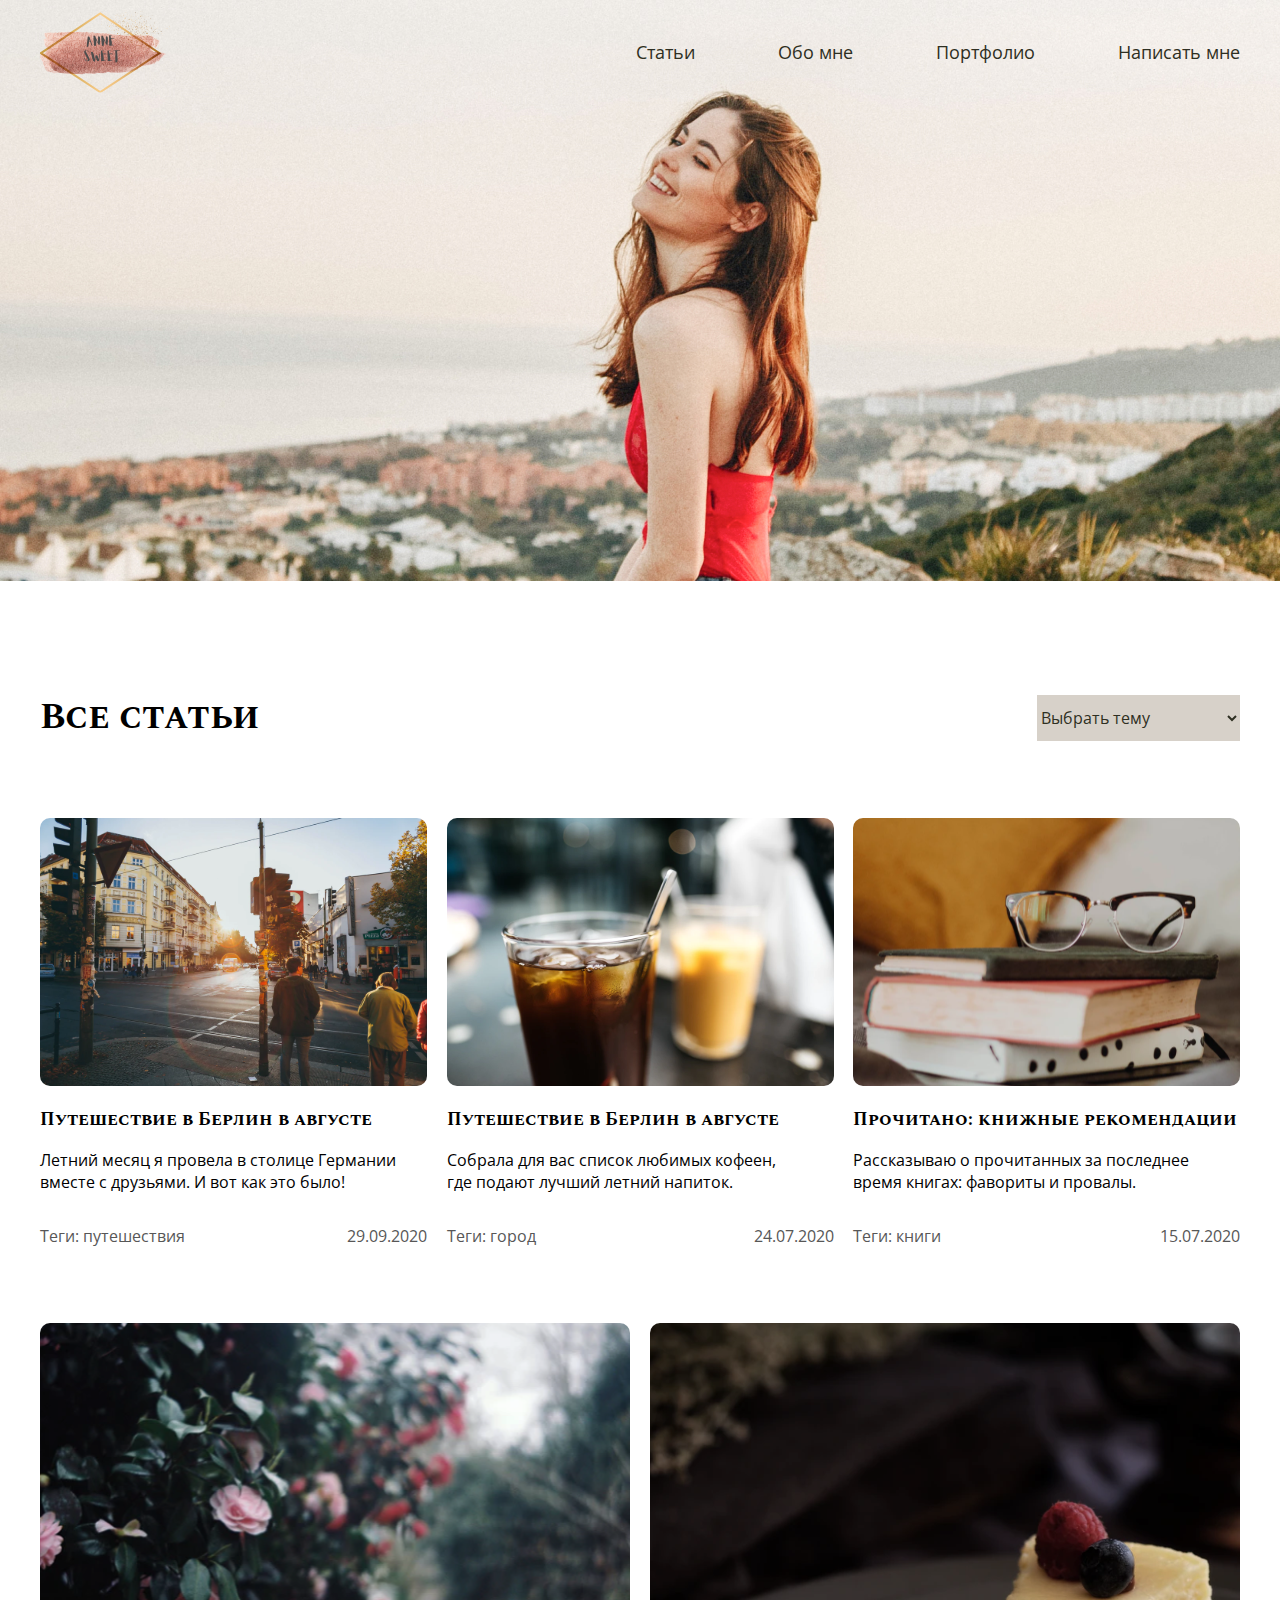
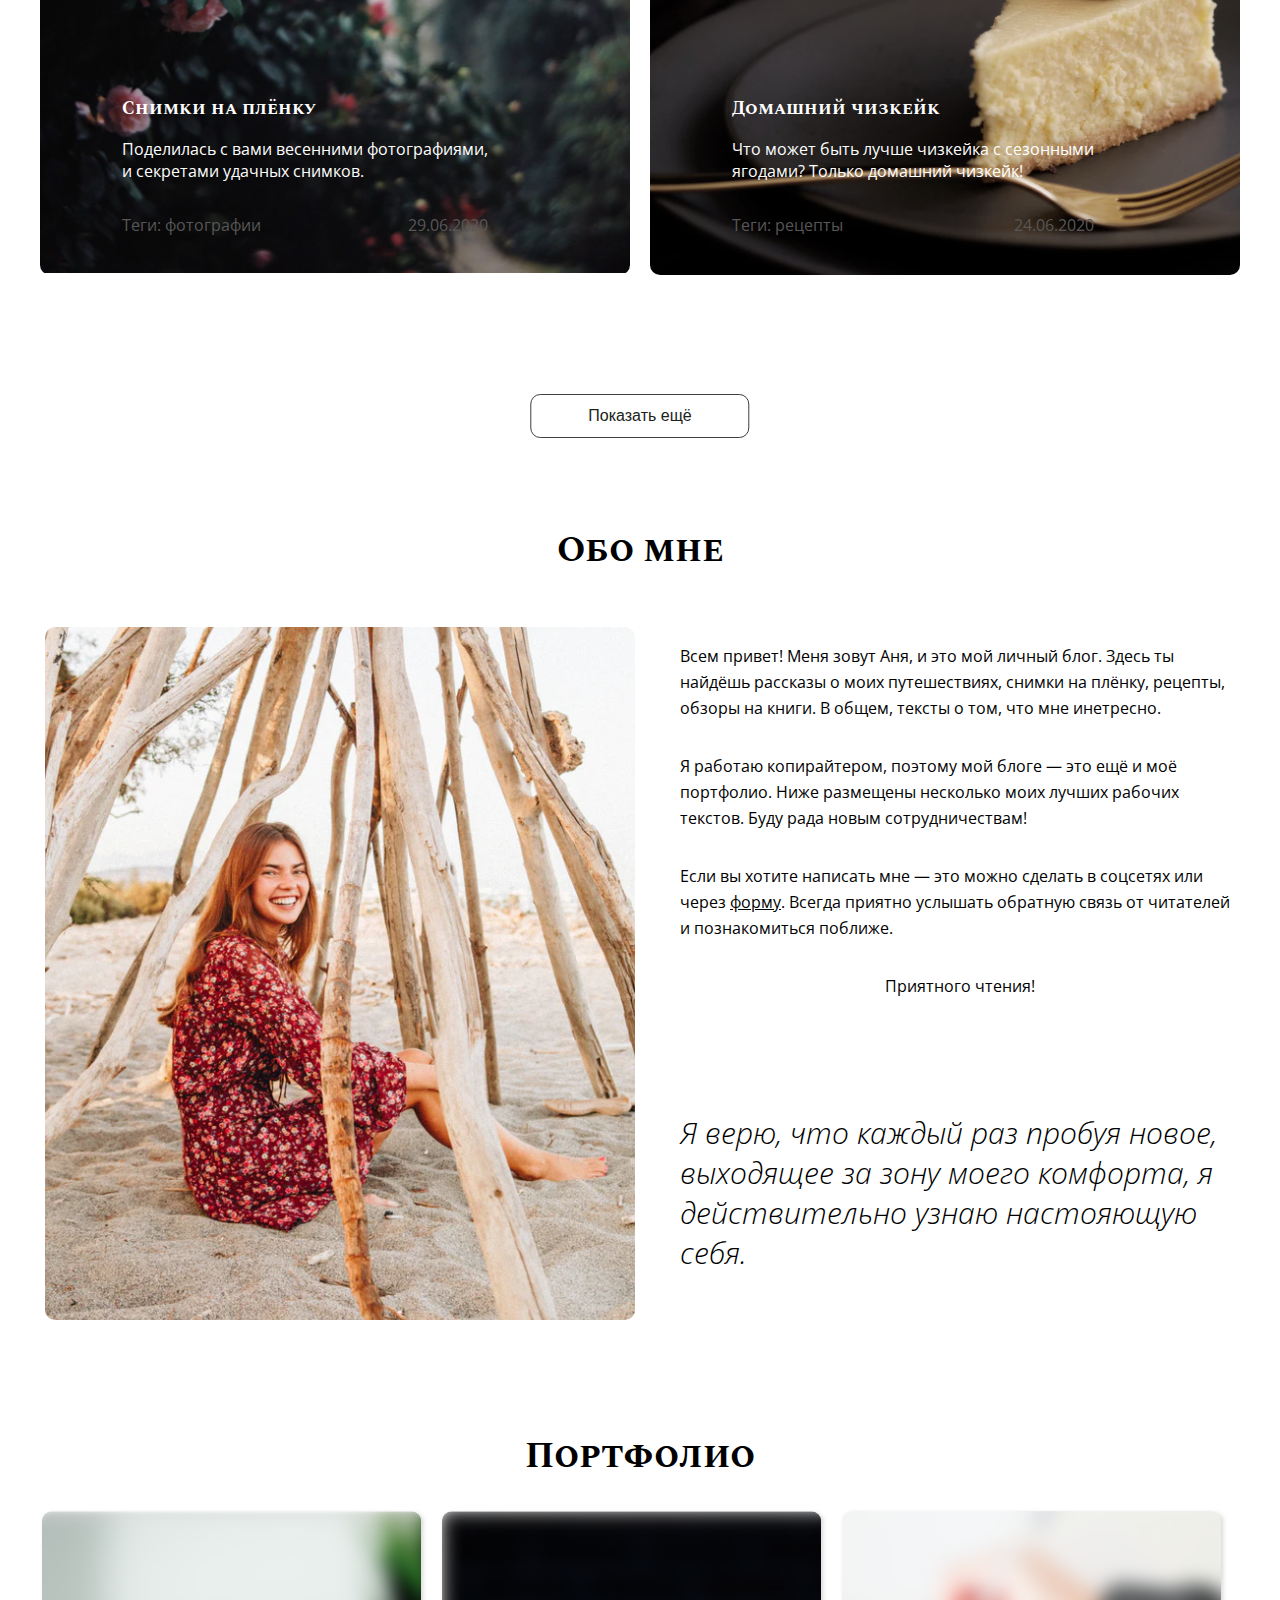
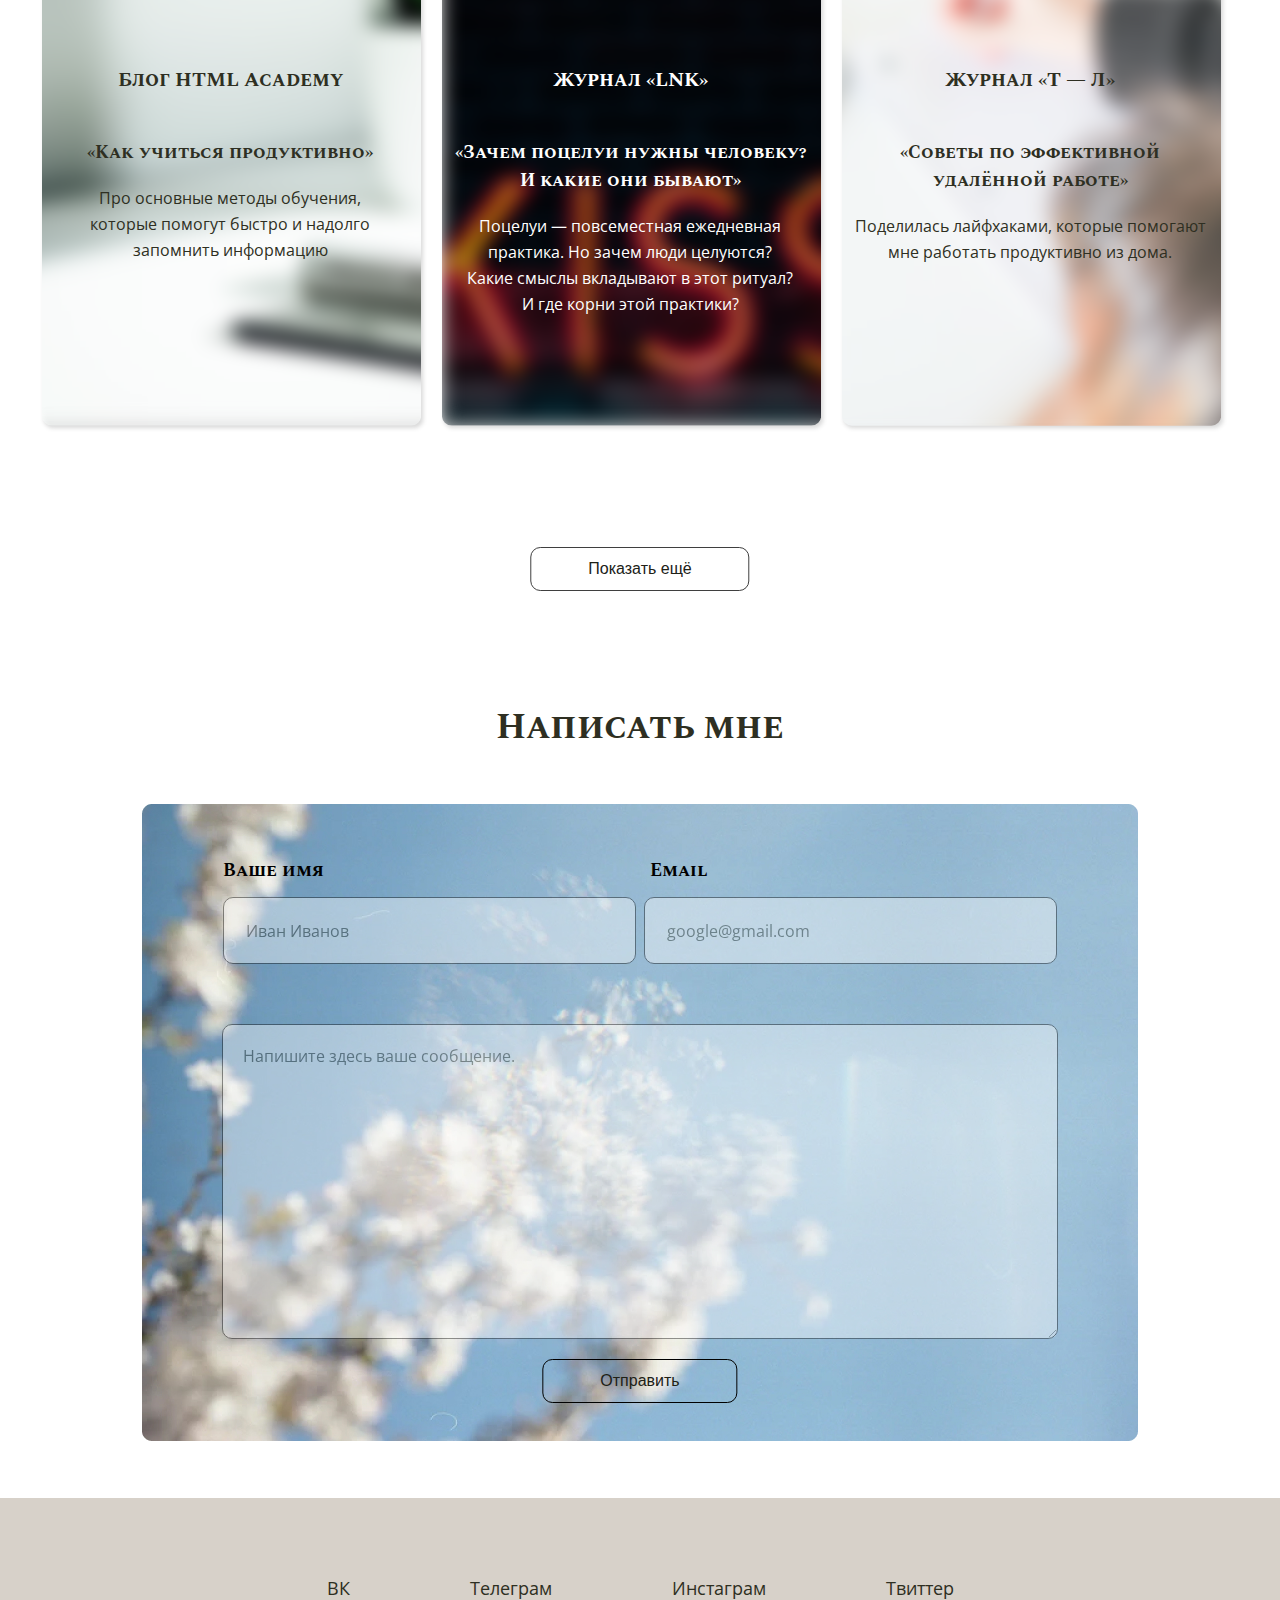
<file: index.html>
<!DOCTYPE html>
<html lang="ru">
  <head>
    <meta charset="UTF-8">
    <link href="https://fonts.googleapis.com/css2?family=Open+Sans:ital@0;1&family=Spectral+SC:wght@400;700&display=swap" rel="stylesheet">
    <link rel="stylesheet" href="css/style.css">
    <title>Портфолио Junior верстальщика</title>
  </head>

  <body>
    <header class="header">
      <div class="container">
        <nav class="nav-wrapper">
          <img src="img/logo.svg" alt="logo">
          <ul class="nav">
            <li><a href="#">Статьи</a></li>
            <li><a href="#">Обо мне</a></li>
            <li><a href="#">Портфолио</a></li>
            <li><a href="#">Написать мне</a></li>
          </ul>
        </nav>
      </div> 
    </header>

    <div class="container">
      <div class="choose-topic">
        <h1>Все статьи</h1>
        <select class="theme" name="theme">
          <option value="topic">Выбрать тему</option>
          <option value="berlin">Путешествия</option>
          <option value="moskov">Город</option>
          <option value="recommend">Книги</option>
          <option value="photos">Фотографии</option>
          <option value="cheesecake">Рецепты</option>
        </select>
      </div>
    </div>
    
    <div class="flex-conteiner1">
        <article class="topics" data-category="berlin">
          <img class="img" src="img/Mask Group.svg" alt="berlin">
          <h2>Путешествие в Берлин в августе</h2>
          <p>Летний месяц я провела в столице Германии<br> вместе с друзьями. И вот как это было!</p>
            <div class="tegs">
              <p class="teg"> Теги: путешествия</p>
              <p class="date">29.09.2020</p>
            </div>
          </article>
    
        <article class="topics" data-category="moskov">
          <img class="img" src="img/Mask Group2.svg" alt="berlin" >
          <h2>Путешествие в Берлин в августе</h2>
          <p>Собрала для вас список любимых кофеен,
            <br>где подают лучший летний напиток.</p>
            <div class="tegs">
              <p class="teg"> Теги: город</p>
              <p class="date">24.07.2020</p>
            </div>
          </article>
    
        <article class="topics" data-category="recommend">
          <img class="img" src="img/Mask Group3.svg" alt="berlin">
          <h2>Прочитано: книжные рекомендации</h2>
          <p>Рассказываю о прочитанных за последнее
            <br> время книгах: фавориты и провалы.</p>
            <div class="tegs">
              <p class="teg"> Теги: книги</p>
              <p class="date">15.07.2020</p>
            </div>
          </article>
    </div>
       
    <div class="flex-conteiner">
          <article class="topics" data-category="photos">
            <img class="img2" src="img/Mask Group4.svg" alt="berlin">
            <div class="img-cover">
            <h2>Снимки на плёнку</h2>
            <p>Поделилась с вами весенними фотографиями,<br>
              и секретами удачных снимков.</p>
              <div class="tegs2">
                <p class="teg"> Теги: фотографии</p>
                <p class="date">29.06.2020</p>
              </div>
            </div>
          </article>
    
          <article class="topics" data-category="cheesecake">
            <img class="img2" src="img/Mask Group5.svg" alt="berlin">
            <div class="img-cover">
            <h2>Домашний чизкейк</h2>
            <p>Что может быть лучше чизкейка с сезонными <br>
              ягодами? Только домашний чизкейк!</p>
              <div class="tegs2">
                <p class="teg"> Теги: рецепты</p>
                <p class="date">24.06.2020</p>
              </div>
            </div>
          </article>
    </div>

    <button type="button">Показать ещё</button>

    <div class="about-me">
          <h1>Обо мне</h1>
          <div class="flex-conteiner">
            <img class="img-about-me" src="img/Mask Group6.svg" alt="my-photo">
            <div class="content">
            <p>Всем привет! Меня зовут Аня, и это мой личный блог.
            Здесь ты найдёшь рассказы о моих путешествиях, снимки
            на плёнку, рецепты, обзоры на книги. В общем, тексты о том,
            что мне инетресно.</p>
            
            <p>Я работаю копирайтером, поэтому мой блоге — это ещё и моё
            портфолио. Ниже размещены несколько моих лучших
            рабочих текстов. Буду рада новым сотрудничествам!</p>
            
            <p>Если вы хотите написать мне — это можно сделать в соцсетях
            или через <ins>форму</ins>. Всегда приятно услышать обратную связь
            от читателей и познакомиться поближе.</p>
            
            <p>Приятного чтения!</p>
            
            <h2>Я верю, что каждый раз пробуя новое, выходящее за зону моего комфорта, 
            я действительно узнаю настояющую себя. <h2>
            </div>
          </div>
          
    </div>

    <div class="portfolio">
      <h1>Портфолио</h1>
      <div class="flex-conteiner3">

        <div class="html-academy">
          <img src="img/p1.svg" alt="html-academy">
          <div class="html-academy-content1">
            <h2>Блог HTML Academy</h2>
            <h3>«Как учиться продуктивно»</h3>
            <p>Про основные методы обучения,<br>которые помогут быстро и надолго<br>запомнить информацию</p>
          </div>
        </div>

        <div class="html-academy">
          <img src="img/p2.svg" alt="html-academy">
          <div class="html-academy-content2">
            <h2>Журнал «LNK»</h2>
            <h3>«Зачем поцелуи нужны человеку?<br>И какие они бывают»</h3>
            <p>Поцелуи — повсеместная ежедневная<br>практика. Но зачем люди целуются?<br>Какие смыслы вкладывают в этот ритуал?<br>И где корни этой практики?</p>
          </div>
        </div>

        <div class="html-academy">
          <img src="img/p3.svg" alt="html-academy">
          <div class="html-academy-content1">
            <h2>Журнал «Т — Л»</h2>
            <h3>«Советы по эффективной<br>удалённой работе»</h3>
            <p>Поделилась лайфхаками, которые помогают<br>мне работать продуктивно из дома. </p>
          </div>
        </div>

    </div>
    <button type="button">Показать ещё</button>
    </div>

    <div class="flex-conteiner4">
      <div class="write-me">
        <h1>Написать мне</h1>
        <form class="write-form" method="GET">
          <div class="labels">
            <label class="your-name" for="your-name">Ваше имя</label>
            <label class="email" for="email">Email</label>
          </div>
          <div class="write-form-data">
            <input type="text" required name="name" placeholder="Иван Иванов">
            <input type="email" name="e-mail" placeholder="google@gmail.com">
          </div>
          <div class="write-form-textarea">
            <textarea class="textarea" id="message" required placeholder="Напишите здесь ваше сообщение."></textarea>
          </div>
          <button class="send-button" type="submit">Отправить</button>
        </form>
      </div>
    </div>

    <footer>
      <ul  class="links">
        <li><a href="#">ВК</a></li>
        <li><a href="#">Телеграм</a></li>
        <li><a href="#">Инстаграм</a></li>
        <li><a href="#">Твиттер</a></li>
      </ul>
    </footer>

    <script src="length.js"></script>
    <script src="topic.js"></script>
</body>
</html>
</file>
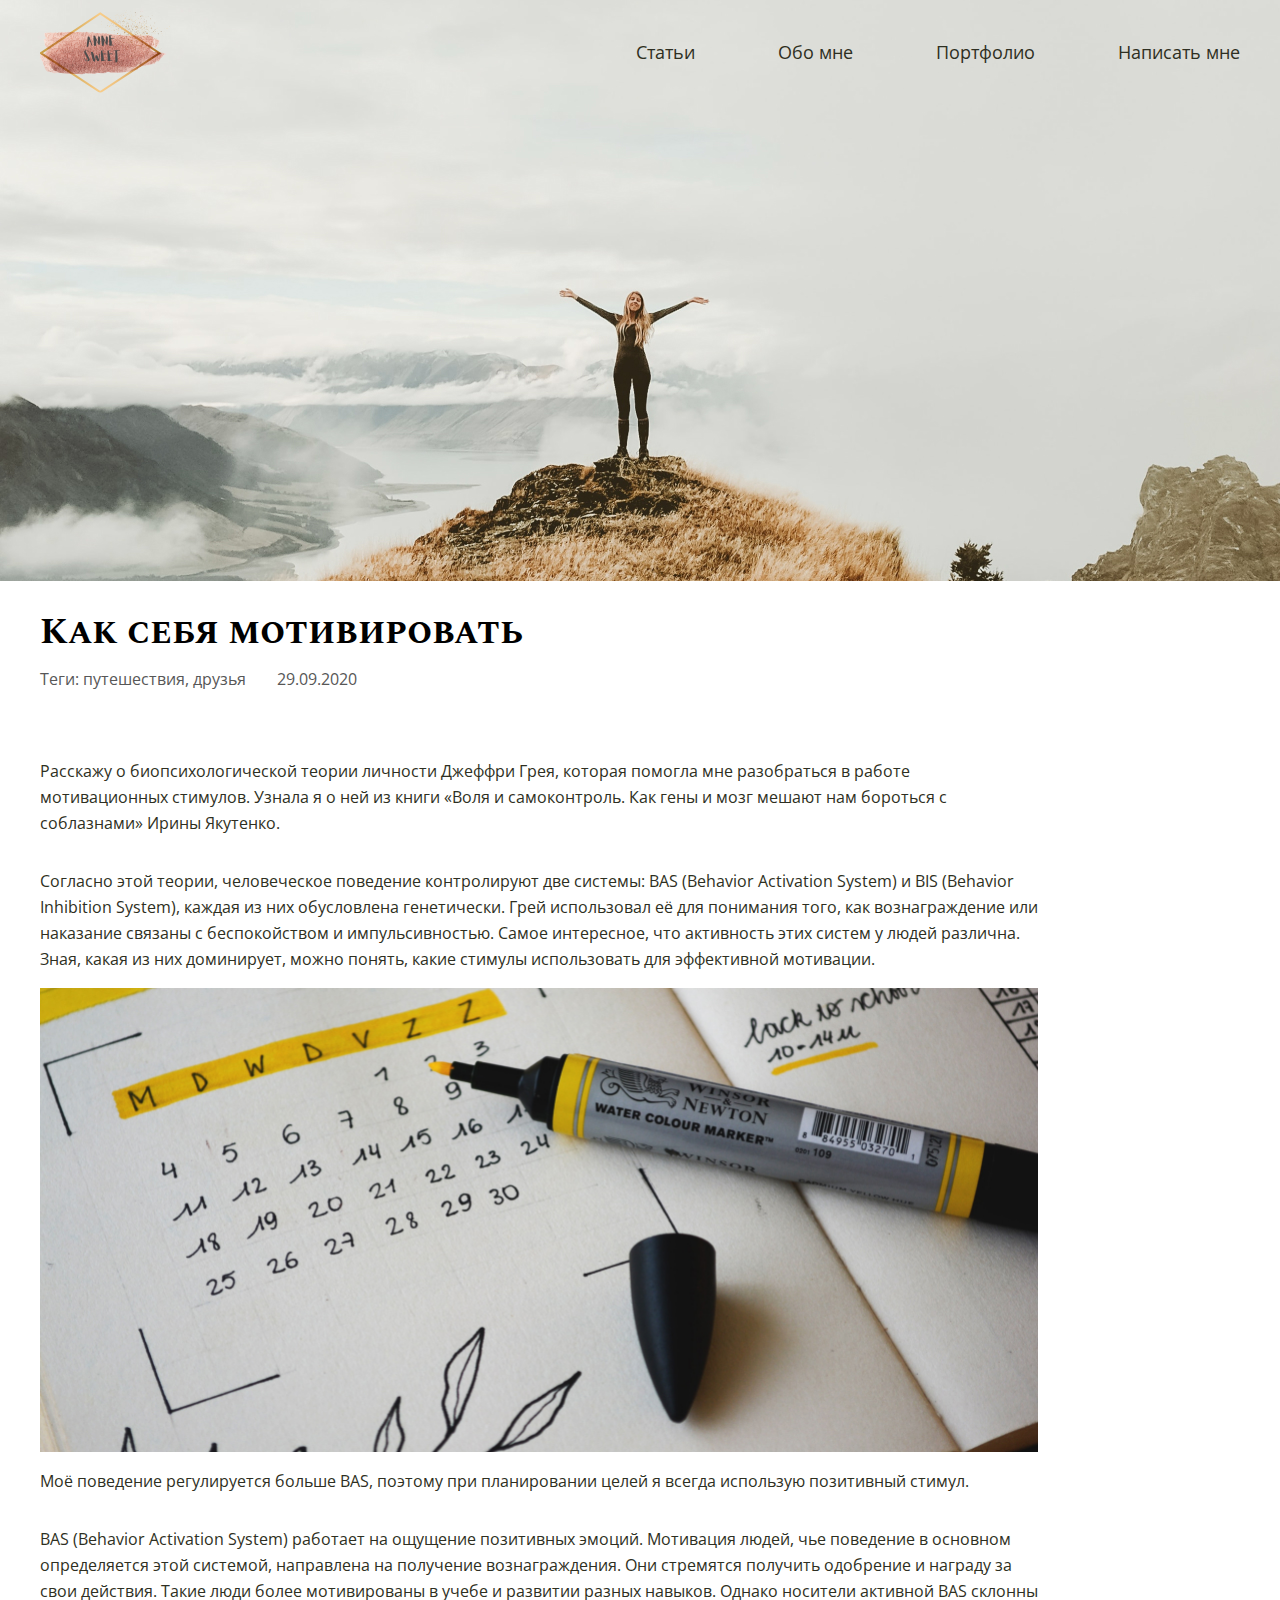
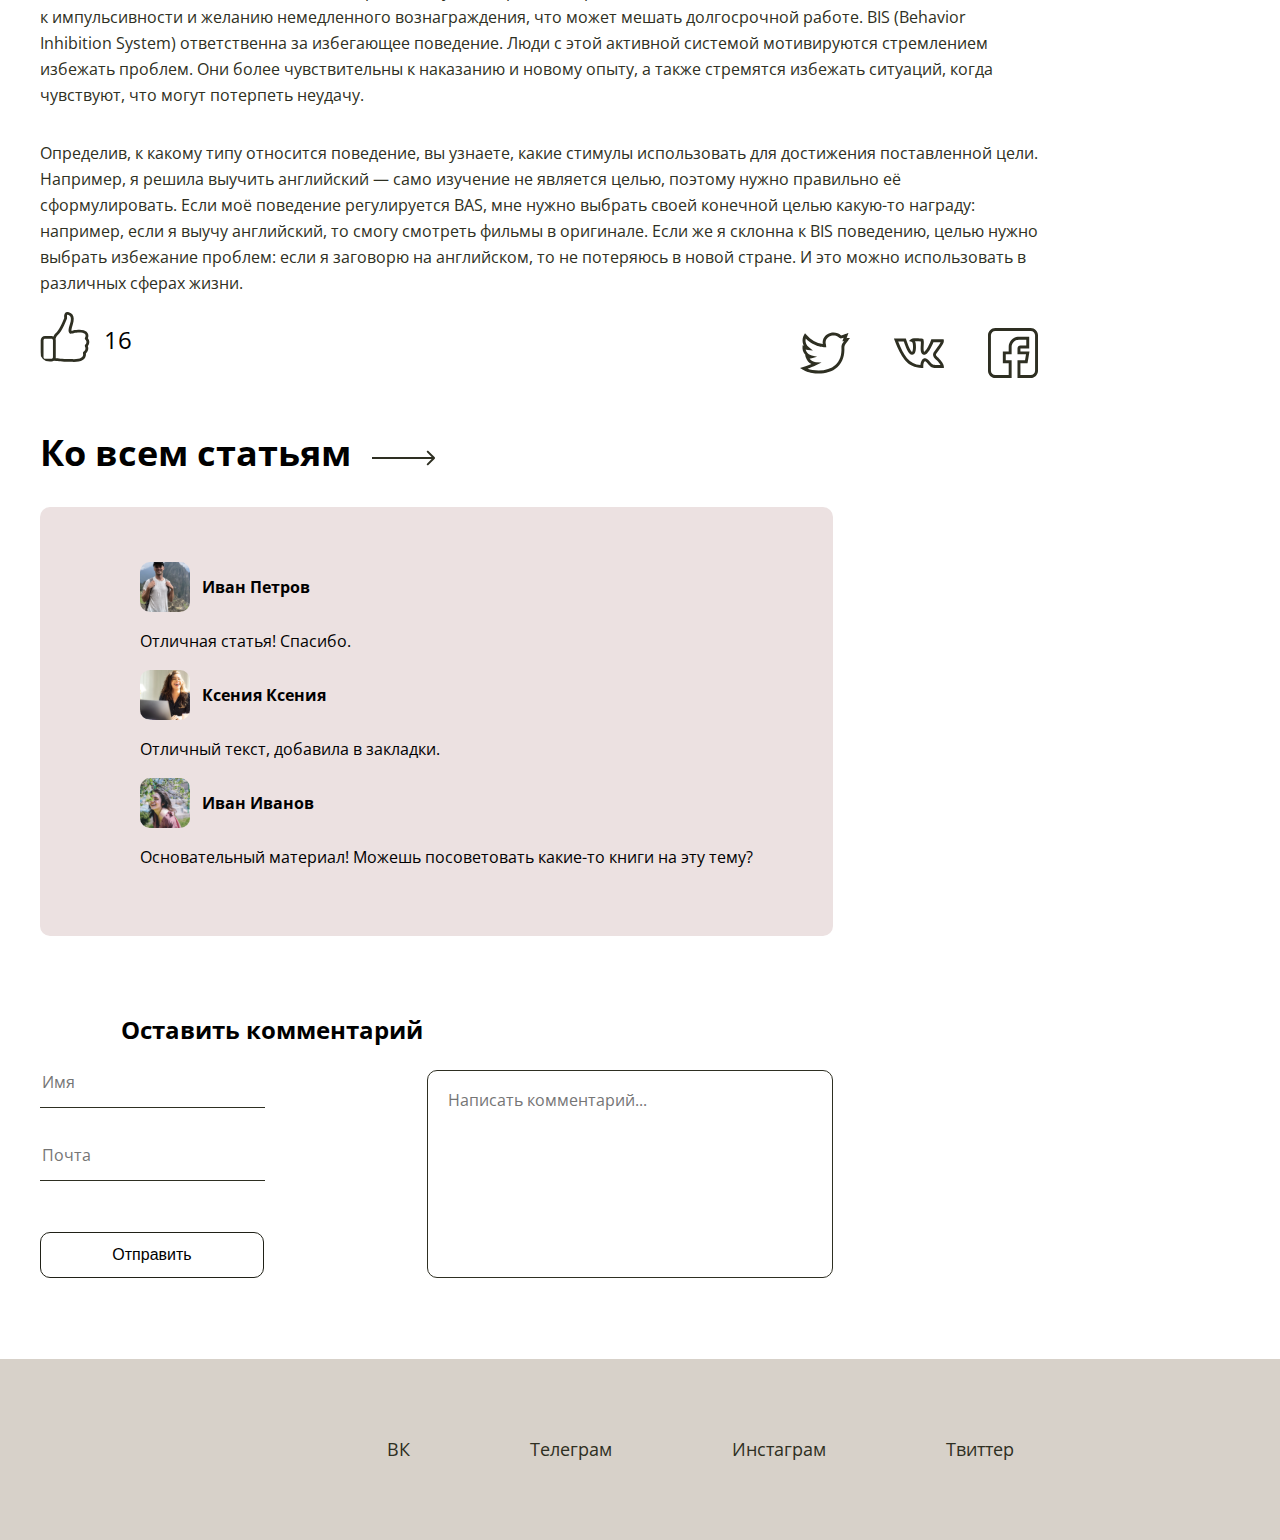
<file: index2.html>
<!DOCTYPE html>
<html lang="ru">
  <head>
    <meta charset="UTF-8">
    <link href="https://fonts.googleapis.com/css2?family=Open+Sans:ital@0;1&family=Spectral+SC:wght@400;700&display=swap" rel="stylesheet">
    <link rel="stylesheet" href="css/style2.css">
    <title>Портфолио Junior верстальщика</title>
  </head>

  <body>
    <header class="header">
      <div class="container">
        <nav class="nav-wrapper">
          <img src="img/logo.svg" alt="logo">
          <ul class="nav">
            <li><a href="#">Статьи</a></li>
            <li><a href="#">Обо мне</a></li>
            <li><a href="#">Портфолио</a></li>
            <li><a href="#">Написать мне</a></li>
          </ul>
        </nav>
      </div> 
    </header>

<div class="container2">
 <section class="motivation-text">
    <h1>Как себя мотивировать</h1>
    <div class="tegs">
      <p class="teg"> Теги: путешествия, друзья</p>
      <p class="date">29.09.2020</p>
    </div>
    

    <p class="story">Расскажу о биопсихологической теории личности Джеффри Грея, которая помогла мне разобраться в работе
         мотивационных стимулов. Узнала я о ней из книги «Воля и самоконтроль. Как гены и мозг мешают нам бороться
        с соблазнами» Ирины Якутенко.
    </p>

    <p class="story">Согласно этой теории, человеческое поведение контролируют две системы: BAS (Behavior Activation System)
        и BIS (Behavior Inhibition System), каждая из них обусловлена генетически. Грей использовал её для понимания того, 
        как вознаграждение или наказание связаны с беспокойством и импульсивностью. Самое интересное, 
        что активность этих систем у людей различна. Зная, какая из них доминирует, можно понять, 
        какие стимулы использовать для эффективной мотивации.
    </p>

    <img src="img/imgpencil.jpg" alt="calendar">
    
    <p class="story">Моё поведение регулируется больше BAS, поэтому при планировании целей я всегда использую позитивный стимул.</p>

    <p class="story">
        BAS (Behavior Activation System) работает на ощущение позитивных эмоций. Мотивация людей, чье поведение в основном определяется
        этой системой, направлена на получение вознаграждения. Они стремятся получить одобрение и награду
        за свои действия. Такие люди более мотивированы в учебе и развитии разных навыков. Однако носители активной BAS склонны
        к импульсивности и желанию немедленного вознаграждения, что может мешать долгосрочной работе.
        BIS (Behavior Inhibition System) ответственна за избегающее поведение. Люди с этой активной системой мотивируются стремлением
        избежать проблем. Они более чувствительны к наказанию и новому опыту, а также стремятся избежать ситуаций, когда чувствуют, 
        что могут потерпеть неудачу.
    </p>

    <p class="story">
        Определив, к какому типу относится поведение, вы узнаете, какие стимулы использовать для достижения поставленной цели. 
        Например, я решила выучить английский — само изучение не является целью, поэтому нужно правильно её сформулировать. 
        Если моё поведение регулируется BAS, мне нужно выбрать своей конечной целью какую-то награду: например, если я выучу английский,
        то смогу смотреть фильмы в оригинале. Если же я склонна к BIS поведению, целью нужно выбрать избежание проблем: 
        если я заговорю на английском, то не потеряюсь в новой стране. И это можно использовать в различных сферах жизни.
    </p>
    <div class="icons">
      <div class="likes">
        <button class="like" type="button" alt="like"></button>
        <span class="like-count">16</span>
      </div>
      <div class="social-icons">
        <p>
          <a href="http://twitter.com"><img src="img/twitter.svg"  alt="tw"></a>
          <a href="http://vk.com"><img src="img/vk.svg" alt="vk"></a>
          <a href="http://facebook.com"><img src="img/facebook.svg" alt="fb"></a>
        </p>
      </div>
    </div>
    <h2>Ко всем статьям
      <img src="img/strelka.svg" alt="strelka">
    </h2>
 

  <section class="review">
    <div class="user">
      <img src="img/1.svg" alt="1">
      <p class="name">Иван Петров</p>
    </div>
    <p class="rev">Отличная статья! Спасибо.</p>

    <div class="user">
      <img src="img/2.svg" alt="2">
      <p class="name">Ксения Ксения</p>
    </div>
    <p class="rev">Отличный текст, добавила в закладки.</p>

    <div class="user">
      <img src="img/3.svg" alt="3">
      <p class="name">Иван Иванов</p>
    </div>
    <p class="rev">Основательный материал! Можешь посоветовать какие-то книги на эту тему?</p>
  </section>
  

  <h3>Оставить комментарий</h3>
    <form class="comment" metod="POST">
      <div class="left-comment">
      <input class="name" required type="text" placeholder="Имя" id="id-name">
      <input class="email" required type="email" placeholder="Почта" id="id-email">
        <button type="submit">Отправить</button>
      </div>
      <div class="textarea">
        <textarea class="comment-text" required name="comment-text" placeholder="Написать комментарий..."></textarea>
      </div>
    </form>



</section>
</div>

    <footer>
      <ul  class="links">
        <li><a href="#">ВК</a></li>
        <li><a href="#">Телеграм</a></li>
        <li><a href="#">Инстаграм</a></li>
        <li><a href="#">Твиттер</a></li>
      </ul>
    </footer>

    <script src="script.js"></script>
</body>
</html>
</file>
<file: css/style.css>
body{
    margin: 0;
    font-family: 'Open Sans', sans-serif;
    background-color:#ffffff;
    }
.hidden{
    display: none;
}
.header{	
    max-width: 100%;
    height: 581px;
    background: url(../img/mainphoto.jpg) no-repeat  center bottom;}
.container{
    max-width: 1200px;
    justify-content: center;
    margin: 0;
    margin-left: auto;
    margin-right: auto;
}
.nav-wrapper{
    width: 1200px;
    display: flex;
    padding-top: 10px;
    flex-direction: row;
    justify-content: space-between;
    align-items: center;
}

.nav{
    padding-left: 460px;
    display: flex;
    list-style-type: none;
    padding-left: 0%;
}
.nav li{
    padding-left: 83px;

}
.nav li a{
    text-decoration: none;
    font-size: 18px;
    font-family: 'Open Sans';
    color: #2E2F22;
}
.choose-topic{
    width: 1200px;
    padding-top: 85px; 
    padding-bottom: 49px;
    display:flex;
    justify-content: space-between;
    flex-direction: row;
    align-items: center;
}
h1{
    font-family: "Spectral SC";
    font-size: 36px;
    font-weight: bold;
}
select{
    background-color: #D7D1C9;
    height: 46px;
    width: 203px;
    font-family: 'Open Sans';
    color: #2E2F22;
    font-size: 16px;
    margin-left: 20px;
    border: none;
}
.theme{
    background-color: #D7D1C9;
    width: 203px;
    height: 46px;
} 

.flex-conteiner1{  
    max-width: 1200px;
    margin-right: auto;
    margin-left: auto;
    display:flex;
    flex-direction: row;
    align-items: center;
    justify-content: space-between;
    padding-bottom: 60px;

}
.flex-conteiner{  
    max-width: 1200px;
    margin-right: auto;
    margin-left: auto;
    display:flex;
    flex-direction: row;
    align-items: center;
    justify-content: space-between;

}
.article{
    margin-right: 20px;
    display:flex;
    flex-direction: column;
    align-items: left;
}
.img{
    height:268px; 
    width:387px;
}

h2{
    font-family: "Spectral SC";
    font-size: 18px;
    font-weight: bold;
}
p{
    font-family: "Open Sans";
    font-size: 16px;
    font-weight: 400;
}
.tegs{
    width: 387px;
    display:flex;
    flex-direction: row;
    align-items: center;
    justify-content: space-between;
    color: #575757;
}
.img2{
    margin:0px;
    width: 590px;
    height: 552px;
    position: relative;
}
.tegs2{
    max-width: 590px;
    display:flex;
    flex-direction: row;
    align-items: center;
    justify-content: space-between;
    color: #575757;
}

.img-cover{
    margin-top: -200px;
    padding-left: 82px;
    position: absolute;
    color: white;
}

button{
    display: inline-block;
    justify-items: center;
    text-align: center;
    padding: 12px 57px;
    margin-left: auto;
    margin-right: auto;;
    border-radius: 10px;
    background:#ffffff;
    border: 1px solid #3f3f3f;
    box-sizing: border-box;
	color: #202117;
	font-size: 16px;
    font-weight: 400;
    margin-top:114px;
    margin-bottom:85px;
    position: relative;
    left: 50%;
    transform: translate(-50%, 0);
}
.about-me h1{
    text-align: center;
    margin: 0;
    margin-bottom: 49px;
}
.img-about-me{
    width: 600px;
    height: 693px;
}
.content{
    align-items: center;
    height: 693px;
    width: 560px;
    display:flex;
    flex-direction: column;
    justify-content: space-between;
}
.content p{
    font-family: "Open Sans";
    font-size: 16px;
    font-weight: 400;
    line-height: 26px;
}
.content h2{
    margin-top:98px;
    font-family: "Open Sans";
    font-style: italic;
    font-weight: 100;
    font-size: 30px;
    line-height: 40px;

}
.portfolio{
    padding-top: 85px;
}
.portfolio h1{
    text-align: center;
}
.flex-conteiner3{  
    max-width: 1200px;
    margin-right: auto;
    margin-left: auto;
    display:flex;
    flex-direction: row;
    align-items: center;
    justify-content: space-between;
}

.html-academy{
    width: 387px;
    height: 525px;
    padding-right: 20px;
    display:flex;
    flex-direction: row;
    align-items: left;
}
.html-academy img {
	position: absolute;
    width: 387px;
    height: 525px;
}
.html-academy-content1{
    align-items: center;
    text-align: center;
    position: relative;
    color: #2E2F22;
    top	: 140px;
    left: 0;
	width: 100%;
}
.html-academy-content2{
    align-items: center;
    text-align: center;
    position: relative;
    color: #ffffff;
    margin-top: 140px;
    left: 0;
	width: 100%;
}
.html-academy-content1 h2{
    font-family: "Spectral SC";
    font-weight: 700;
    font-size: 20px;
    font-weight: 700px;
}

.html-academy-content1 h3{
    font-family: "Spectral SC";
    margin-top: 44px;
    line-height: 28px;
    font-size: 18px;
}
.html-academy-content1 p{
    margin-top: 17px;
    font-family: "Open Sans";
    font-size: 16px;
    font-weight: 400;
    line-height: 26px;
}

.html-academy-content2 h2{
    font-family: "Spectral SC";
    font-weight: 700;
    font-size: 20px;
    font-weight: 700px;
}
.html-academy-content2 h3{
    font-family: "Spectral SC";
    margin-top: 44px;
    line-height: 28px;
    font-size: 18px;
}
.html-academy-content2 p{
    margin-top: 17px;
    font-family: "Open Sans";
    font-size: 16px;
    font-weight: 400;
    line-height: 26px;
}
.flex-conteiner4{  
    max-width: 1200px;
    margin-right: auto;
    margin-left: auto;
    display:flex;
    flex-direction: row;
    align-items: center;
    justify-content: space-between;
}
.write-me{
    width: 996px;
    height: 741px;
    margin-left: auto;
    margin-right: auto;
    padding-bottom: 81px;
}
.write-form{
    width: 996px;
    height: 637px;
    background: url("../img/bg-form.jpg") no-repeat;
}
.write-me h1{
    text-align: center;
    color: #2E2F22;
    margin-bottom: 49px;
}
.labels{
    padding-top: 53px;
    margin-left: auto;
    margin-right: auto;
    display:flex;
    flex-direction: row;
    justify-content: space-between; 
}

label{
    font-family: Spectral SC;
    font-style: normal;
    font-weight: bold;
    font-size: 18px;
    line-height: 28px;
}
.your-name{
    padding-left: 81px;
}
.email{
    padding-right: 430px;
}
.write-form-data{
    padding-top: 12px;
    width: 834px;
    margin-left: auto;
    margin-right: auto;
    display:flex;
    flex-direction: row;
    justify-content: space-between; 
}

input[type=text]{  
    border: 1px solid #000000;
    border-radius: 10px;
    width:407px;
    height: 63px;
    background-color: #ffffff;
    opacity: 40%;
    color: #202117;
    font-family: "Open Sans", sans-serif;
    font-size: 16px;
    line-height: 22px;
}
input[type=email]{  
    border: 1px solid #000000;
    border-radius: 10px;
    width:407px;
    height: 63px;
    background-color: #ffffff;
    opacity: 40%;
    color: #202117;
    font-family: "Open Sans", sans-serif;
    font-size: 16px;
    line-height: 22px;
}

.textarea{
    padding-top: 60px;
    display:flex;
    padding: 0;
    flex-direction: row;
    justify-content: space-between; 
    border: 1px solid #000000;
    margin-top: 60px;
    padding-top:20px;
    margin-left:80px;
    border-radius: 10px;
    width: 834px;
    height: 293px;
    background-color: #ffffff;
    opacity: 40%;
    border-radius: 10px;
    color: #202117;
    font-family: "Open Sans", sans-serif;
    font-size: 16px;
    line-height: 22px;
}

.write-me ::placeholder {
    color: #2E2F22;
    padding-left: 20px;
}

.write-form button{
    display: inline-block;
    position: relative;
    box-sizing: border-box;
    border-radius: 10px;
    border: 0.5px solid #000000;
    padding-top: 12px;
    background: none;
	color: #202117;
	font-size: 16px;
    font-weight: 400;
    margin-left:0px;
    margin-top:20px;
    margin-bottom:auto;
}


footer{
   background-color: #D7D1C9; 
   font-family: "Open Sans";
   font-size: 16px;
   font-weight: 400px;
   line-height: 26px;
   width: 100%;
   height: 181px;
   display: flex;
   justify-content: center;
   align-items: center;
}
.links{
    display: flex;
    justify-content: center;
    list-style-type: none;
    padding-left: 0%;
    margin-right: auto;
    margin-left: auto;
}
.links li{
    padding-right: 120px;
}
.links li:last-child{
    padding-right: 0px;
}
.links li a{
    text-decoration: none;
    font-size: 18px;
    font-family: 'Open Sans';
    color: #2E2F22;
}

.warning {
    color: #ff6666;
}
</file>
<file: css/style2.css>
body{
    margin: 0;
    font-family: 'Open Sans', sans-serif;
    background-color:#ffffff;
    }
 .hidden {
    display: none;
}
.header{	
    max-width: 100%;
    height: 581px;
    background: url(../img/mainphoto2.jpg) no-repeat  center bottom;}
.container{
    max-width: 1200px;
    justify-content: center;
    margin: 0;
    margin-left: auto;
    margin-right: auto;
}
.nav-wrapper{
    width: 1200px;
    display: flex;
    padding-top: 10px;
    flex-direction: row;
    justify-content: space-between;
    align-items: center;
}

.nav{
    padding-left: 460px;
    display: flex;
    list-style-type: none;
    padding-left: 0%;
}
.nav li{
    padding-left: 83px;

}
.nav li a{
    text-decoration: none;
    font-size: 18px;
    font-family: 'Open Sans';
    color: #2E2F22;
}

.container2{
    display: flex;
    flex-direction: row;
    justify-content: center;
    margin-left: auto;
    margin-right: auto;
    max-width: 1200px;
}
.motivation-text{
    display: flex;
    flex-direction: column;
    justify-content: start;
    max-width: 998px;
    margin-left:0;
    margin-right: auto;
}

h1{
    font-family: "Spectral SC";
    font-size: 36px;
    font-weight: bold;
    margin-bottom: 6px;
}
.tegs{
    height: 26px;
    width: 317px;
    display:flex;
    flex-direction: row;
    align-items: center;
    justify-content: space-between;
    color: #575757;
    margin-bottom: 50px;
}
.tegs teg{
    font-family: "Open Sans";
    font-size: 16px;
    font-weight: 400;
    line-height: 26px;
    opacity: 70%;
    color:#2E2F22;
}
.story{
    font-family: "Open Sans";
    font-size: 16px;
    font-weight: 400;
    line-height: 26px;
    color:#2E2F22;
    
    }
.before-picture{
    margin-bottom: 40px;
}
.after-picture{
    margin-top: 10px;
    font-size: 14px;
    margin-bottom: 40px;
}

.icons{
    display: flex;
    flex-direction: row;
    justify-content: space-between;
}
.likes{
    display:flex;
    flex-direction: row;
    justify-content: space-between;
    text-align: center;
    height: 50px;
}
.like{
    display: inline-block;
    background: white url("../img/like\ .svg") no-repeat 0 0;
    vertical-align: middle;
    margin-right: 14px;
    border: 0;
    width: 50px;
    height: 50px;
    cursor: pointer;
}
.added {
    display: inline-block;
    vertical-align: middle;
    margin-right: 14px;
    border: 0;
    width: 50px;
    height: 50px;
    background: white url("../img/like2.svg") no-repeat 0 0;
    cursor: pointer;
  }

.like-count{
    display: inline-block;
    padding-top: 15px;
    font-family: "Open Sans";
    font-size: 24px;
    line-height: 26px;
}

.social-icons img{
    padding-left: 40px;
}
h2{
    font-size: 36px;
    font-family: "Open Sans";
    font-weight: 700;
    margin-right: 12px;
}
h2 img{
margin-left: 12px;
}

.review{
    width: 793px;
    height: 429px;
    background-color: #ECE1E1;
    border-radius: 10px;
    display:flex;
    flex-direction: column;
    justify-content: center;
    text-align: auto;
}
.user{
    padding-left: 100px;
    display:flex;
    flex-direction: row;
    justify-content: left;
    text-align: auto;
}
.user p{
padding-left: 12px;
font-size: 16px;
font-family: "Open Sans";
font-weight: bold;
}
.rev{
    margin-left: 100px;
}
h3{
    margin-top: 77px;
    font-size: 24px;
    font-family: "Open Sans";
    font-weight: bold;  
    margin-left: 81px;
}

.comment{
    width: 793px;
    height: 208px;
    display:flex;
    flex-direction: row;
    justify-content: space-between;
    text-align: auto;
    margin-bottom: 81px;
}
.comment input[type="text"]{
    font-size: 16px;
    line-height: 22px;
    font-family: "Open Sans", sans-serif;
    width: 221px;
    margin:0;
    margin-bottom: 35px;
    padding-bottom: 14px;
    border: none;
    border-bottom: 1px solid #2E2F22;
}
.comment input[type="email"] {
    font-size: 16px;
    line-height: 22px;
    font-family: "Open Sans", sans-serif;
    width: 221px;
    margin:0;
    margin-bottom: 51px;
    padding-bottom: 14px;
    border: none;
    border-bottom: 1px solid #2E2F22;
}

textarea{
    width: 406px;
    height: 208px;
    margin: 0;
    padding: 18px 20px;
    background-color:#ffffff;
    border: 1px solid #2E2F22;
    box-sizing: border-box;
    border-radius: 10px;
    align-items: right;
    font-size: 16px;
    line-height: 22px;
    font-family: "Open Sans", sans-serif;
    resize: none;
}


button{
    width: 224px;
    height: 46px;
    border-radius: 10px;
    background-color: #ffffff;
    border: 1px solid #202117;
    font-size: 16px;
}

footer{
   background-color: #D7D1C9; 
   font-family: "Open Sans";
   font-size: 16px;
   font-weight: 400;
   line-height: 26px;
   width: 100%;
   height: 181px;
   display: flex;
   justify-content: center;
   align-items: center;

}
.links{
    display: flex;
    justify-content: center;
    list-style-type: none;
    padding-left: 0%;
}
.links li{
    padding-left: 120px;

}
.links li a{
    text-decoration: none;
    font-size: 18px;
    font-family: 'Open Sans';
    color: #2E2F22;
}
</file>
